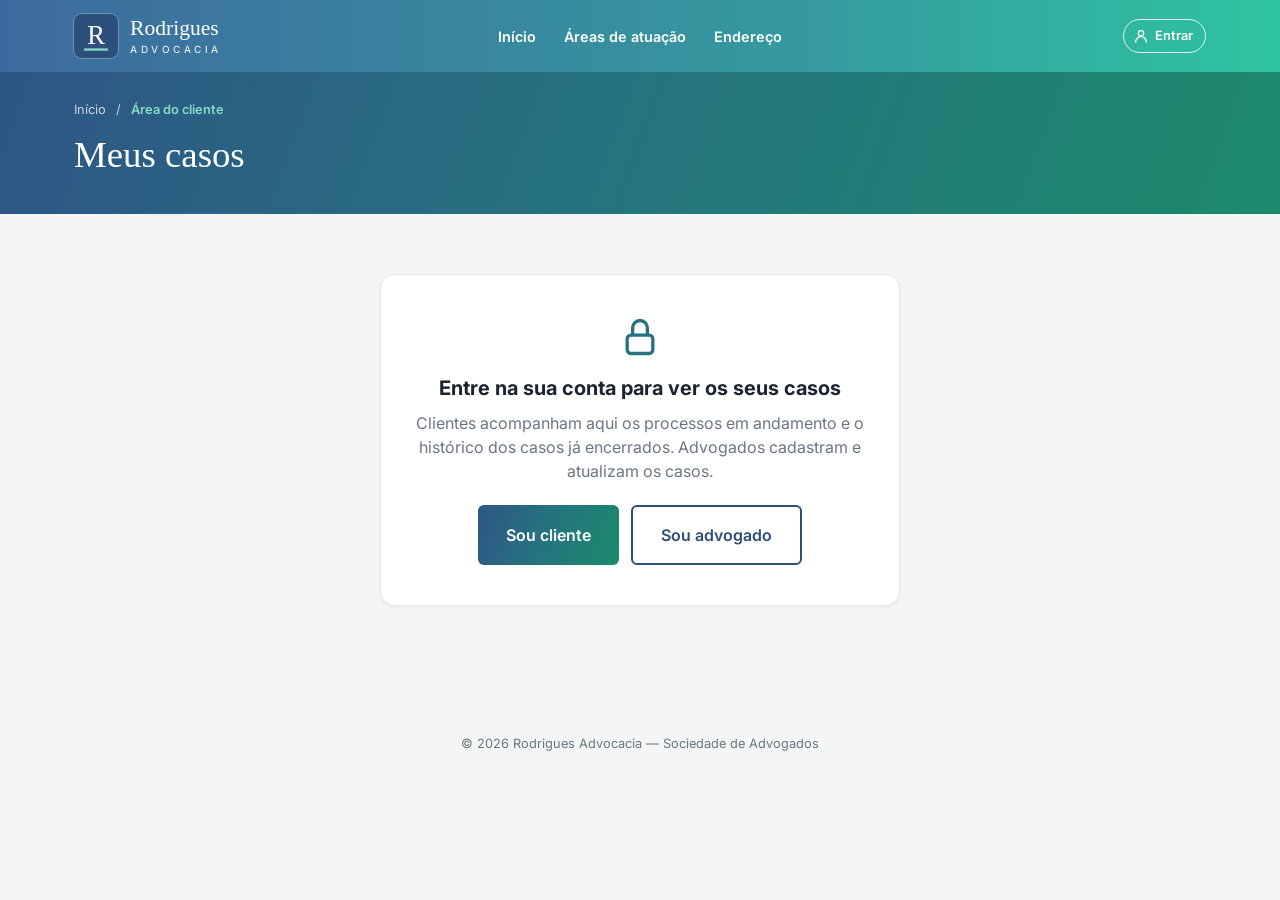
<file: area-do-cliente.html>
<!DOCTYPE html>
<html lang="pt-BR">
<head>
  <meta charset="UTF-8">
  <meta name="viewport" content="width=device-width, initial-scale=1.0">
  <title>Área restrita | Rodrigues Advocacia</title>
  <meta name="description" content="Área restrita da Rodrigues Advocacia para clientes e advogados.">
  <meta name="robots" content="noindex">

  <link rel="preconnect" href="https://fonts.googleapis.com">
  <link rel="preconnect" href="https://fonts.gstatic.com" crossorigin>
  <link href="https://fonts.googleapis.com/css2?family=Inter:wght@400;500;600;700;800&display=swap" rel="stylesheet">

  <link rel="icon" type="image/svg+xml" href="logo-icone.svg">
  <link rel="stylesheet" href="style.css?v=9">
</head>
<body>

  <header class="header" id="header">
    <div class="container header__inner">
      <a href="index.html" class="brand" aria-label="Rodrigues Advocacia - página inicial">
        <svg class="brand__logo" viewBox="0 0 48 48" aria-hidden="true">
          <rect width="48" height="48" rx="8" fill="#2c4f7c"/>
          <text x="24" y="33" text-anchor="middle" font-family="Georgia, 'Times New Roman', serif" font-size="29" fill="#ffffff">R</text>
          <rect x="11" y="37.5" width="26" height="2.5" fill="#86dcc6"/>
        </svg>
        <span class="brand__text">
          <strong>Rodrigues</strong>
          <small>Advocacia</small>
        </span>
      </a>

      <nav class="nav" id="nav" aria-label="Menu principal">
        <ul class="nav__list">
          <li><a href="index.html" class="nav__link">Início</a></li>
          <li><a href="index.html#areas" class="nav__link">Áreas de atuação</a></li>
          <li><a href="endereco.html" class="nav__link">Endereço</a></li>
        </ul>
      </nav>

      <div class="header__actions">
        <button type="button" class="login-btn" id="loginBtn" aria-haspopup="dialog" title="Área do cliente">
          <svg viewBox="0 0 24 24" aria-hidden="true"><circle cx="12" cy="8" r="4"/><path d="M4 21c0-4.4 3.6-8 8-8s8 3.6 8 8"/></svg>
          <span class="login-btn__label">Entrar</span>
        </button>
        <button class="menu-toggle" id="menuToggle" aria-label="Abrir menu" aria-expanded="false" aria-controls="nav">
          <span></span><span></span><span></span>
        </button>
      </div>
    </div>
  </header>

  <main>
    <section class="page-hero">
      <div class="container">
        <nav class="breadcrumb" aria-label="Você está em">
          <a href="index.html">Início</a> <span aria-hidden="true">/</span>
          <span aria-current="page" id="portalCrumb">Área do cliente</span>
        </nav>
        <h1 class="page-hero__title" id="portalTitle">Meus casos</h1>
      </div>
    </section>

    <section class="cases">
      <div class="container">

        <!-- Aparece quando a pessoa não está logada -->
        <div class="cases__locked" id="casesLocked" hidden>
          <svg viewBox="0 0 24 24" aria-hidden="true"><rect x="5" y="11" width="14" height="10" rx="2"/><path d="M8 11V7a4 4 0 0 1 8 0v4"/></svg>
          <h2>Entre na sua conta para ver os seus casos</h2>
          <p>Clientes acompanham aqui os processos em andamento e o histórico dos casos já encerrados. Advogados cadastram e atualizam os casos.</p>
          <div class="cases__locked-actions">
            <button type="button" class="btn btn--primary btn--lg" data-open-login="cliente">Sou cliente</button>
            <button type="button" class="btn btn--ghost btn--lg" data-open-login="advogado">Sou advogado</button>
          </div>
        </div>

        <!-- Aparece quando a pessoa está logada -->
        <div id="casesArea" hidden>
          <div class="cases__top">
            <div>
              <h2 class="cases__hello">Olá, <span id="casesName"></span> <span class="cases__role" id="casesRole"></span></h2>
              <p class="cases__summary" id="casesSummary"></p>
            </div>
            <button type="button" class="btn btn--primary" id="newCaseBtn" hidden>+ Novo caso</button>
          </div>

          <div class="cases__toolbar">
            <div class="cases__filters" role="tablist" aria-label="Filtrar casos">
              <button type="button" class="is-active" data-filter="todos">Todos</button>
              <button type="button" data-filter="andamento">Em andamento</button>
              <button type="button" data-filter="encerrado">Encerrados</button>
            </div>
            <input type="search" class="cases__search" id="casesSearch" placeholder="Buscar por cliente, título ou nº do processo" hidden>
          </div>

          <div class="cases__areas" id="casesAreas" hidden></div>

          <ul class="case-list" id="caseList"></ul>
          <p class="cases__empty" id="casesEmpty" hidden>Nenhum caso encontrado.</p>
        </div>

      </div>
    </section>
  </main>

  <footer class="footer">
    <div class="container">
      <p>&copy; <span id="year"></span> Rodrigues Advocacia — Sociedade de Advogados</p>
    </div>
  </footer>

  <script src="script.js?v=9"></script>
</body>
</html>
</file>
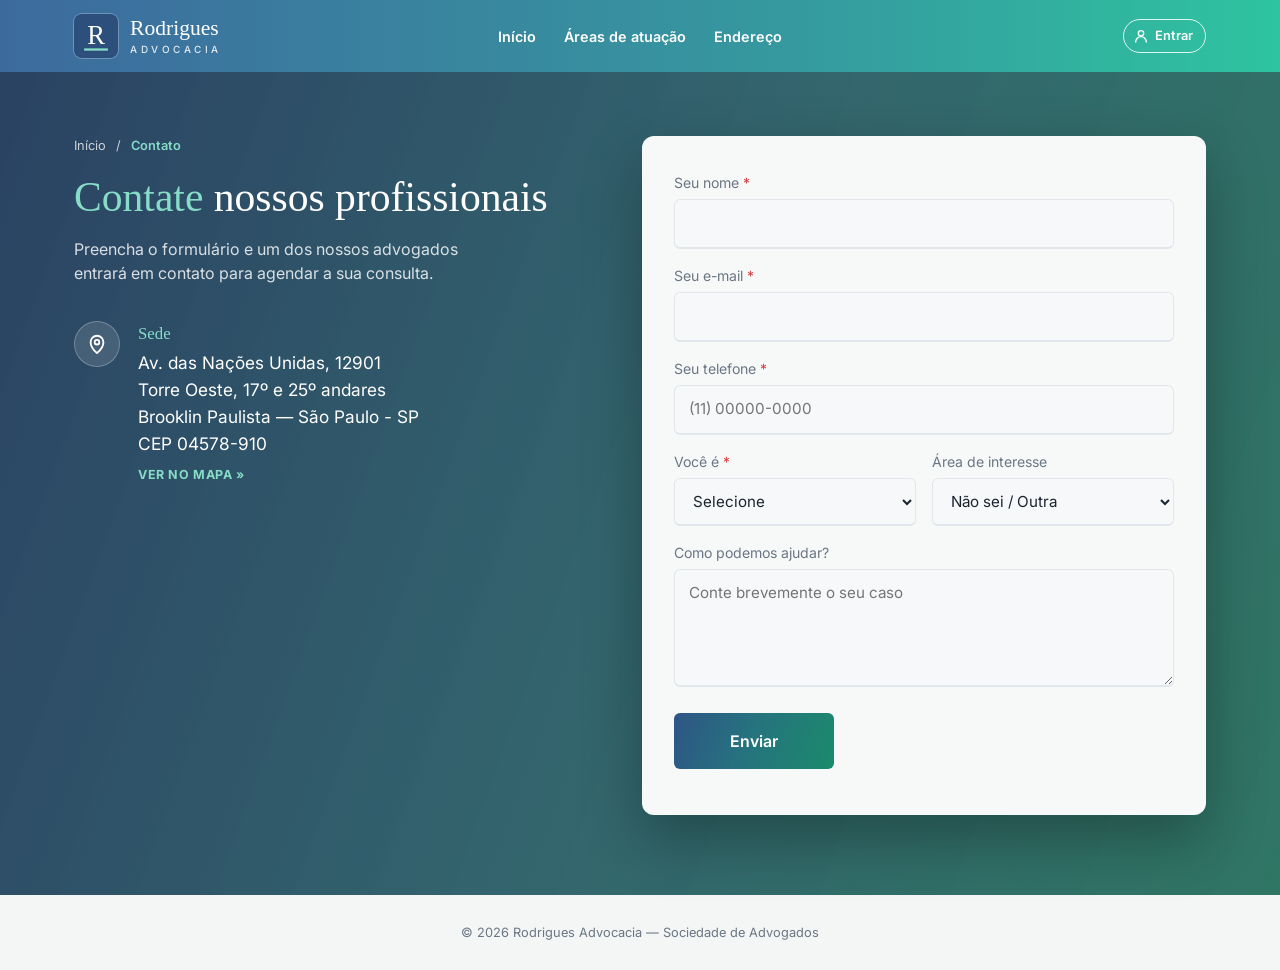
<file: contato.html>
<!DOCTYPE html>
<html lang="pt-BR">
<head>
  <meta charset="UTF-8">
  <meta name="viewport" content="width=device-width, initial-scale=1.0">
  <title>Contato | Rodrigues Advocacia</title>
  <meta name="description" content="Fale com os advogados da Rodrigues Advocacia e agende uma consulta. Avenida das Nações Unidas, 12901, Brooklin Paulista, São Paulo - SP.">

  <link rel="preconnect" href="https://fonts.googleapis.com">
  <link rel="preconnect" href="https://fonts.gstatic.com" crossorigin>
  <link href="https://fonts.googleapis.com/css2?family=Inter:wght@400;500;600;700;800&display=swap" rel="stylesheet">

  <link rel="icon" type="image/svg+xml" href="logo-icone.svg">
  <link rel="stylesheet" href="style.css?v=9">
</head>
<body>

  <header class="header" id="header">
    <div class="container header__inner">
      <a href="index.html" class="brand" aria-label="Rodrigues Advocacia - página inicial">
        <svg class="brand__logo" viewBox="0 0 48 48" aria-hidden="true">
          <rect width="48" height="48" rx="8" fill="#2c4f7c"/>
          <text x="24" y="33" text-anchor="middle" font-family="Georgia, 'Times New Roman', serif" font-size="29" fill="#ffffff">R</text>
          <rect x="11" y="37.5" width="26" height="2.5" fill="#86dcc6"/>
        </svg>
        <span class="brand__text">
          <strong>Rodrigues</strong>
          <small>Advocacia</small>
        </span>
      </a>

      <nav class="nav" id="nav" aria-label="Menu principal">
        <ul class="nav__list">
          <li><a href="index.html" class="nav__link">Início</a></li>
          <li><a href="index.html#areas" class="nav__link">Áreas de atuação</a></li>
          <li><a href="endereco.html" class="nav__link">Endereço</a></li>
        </ul>
      </nav>

      <div class="header__actions">
        <button type="button" class="login-btn" id="loginBtn" aria-haspopup="dialog" title="Área do cliente">
          <svg viewBox="0 0 24 24" aria-hidden="true"><circle cx="12" cy="8" r="4"/><path d="M4 21c0-4.4 3.6-8 8-8s8 3.6 8 8"/></svg>
          <span class="login-btn__label">Entrar</span>
        </button>
        <button class="menu-toggle" id="menuToggle" aria-label="Abrir menu" aria-expanded="false" aria-controls="nav">
          <span></span><span></span><span></span>
        </button>
      </div>
    </div>
  </header>

  <main>
    <section class="contact">
      <div class="container contact__grid">

        <!-- Informações -->
        <div class="contact__info reveal">
          <nav class="breadcrumb" aria-label="Você está em">
            <a href="index.html">Início</a> <span aria-hidden="true">/</span>
            <span aria-current="page">Contato</span>
          </nav>
          <h1 class="contact__title"><span>Contate</span> nossos profissionais</h1>
          <p class="contact__lead">Preencha o formulário e um dos nossos advogados entrará em contato para agendar a sua consulta.</p>

          <ul class="contact__list">
            <li>
              <svg viewBox="0 0 24 24" aria-hidden="true"><path d="M12 22s7-6.2 7-12a7 7 0 0 0-14 0c0 5.8 7 12 7 12z"/><circle cx="12" cy="10" r="2.5"/></svg>
              <div>
                <strong>Sede</strong>
                <span>Av. das Nações Unidas, 12901</span>
                <span>Torre Oeste, 17º e 25º andares</span>
                <span>Brooklin Paulista — São Paulo - SP</span>
                <span>CEP 04578-910</span>
                <a href="endereco.html" class="contact__map-link">Ver no mapa <span aria-hidden="true">»</span></a>
              </div>
            </li>
          </ul>
        </div>

        <!-- Formulário -->
        <div class="contact__card reveal" style="--delay: .1s">
          <form class="form" id="contactForm" novalidate>
            <div class="form__field">
              <label for="nome">Seu nome <span class="req" aria-hidden="true">*</span></label>
              <input type="text" id="nome" name="nome" autocomplete="name" required>
              <small class="form__error"></small>
            </div>

            <div class="form__field">
              <label for="email">Seu e-mail <span class="req" aria-hidden="true">*</span></label>
              <input type="email" id="email" name="email" autocomplete="email" required>
              <small class="form__error"></small>
            </div>

            <div class="form__field">
              <label for="telefone">Seu telefone <span class="req" aria-hidden="true">*</span></label>
              <input type="tel" id="telefone" name="telefone" autocomplete="tel" placeholder="(11) 00000-0000" required>
              <small class="form__error"></small>
            </div>

            <div class="form__row">
              <div class="form__field">
                <label for="perfil">Você é <span class="req" aria-hidden="true">*</span></label>
                <select id="perfil" name="perfil" required>
                  <option value="">Selecione</option>
                  <option value="pessoa-fisica">Pessoa física</option>
                  <option value="empresa">Empresa</option>
                </select>
                <small class="form__error"></small>
              </div>

              <div class="form__field">
                <label for="area">Área de interesse</label>
                <select id="area" name="area">
                  <option value="">Não sei / Outra</option>
                <option value="direito-tributario">Direito tributário</option>
                <option value="direito-trabalhista">Direito trabalhista</option>
                <option value="direito-civil">Direito civil</option>
                <option value="direito-empresarial">Direito empresarial</option>
                <option value="direito-previdenciario">Direito previdenciário</option>
                <option value="familia-e-sucessoes">Família e sucessões</option>
                <option value="direito-penal">Direito penal</option>
                <option value="direito-do-consumidor">Direito do consumidor</option>
                <option value="direito-imobiliario">Direito imobiliário</option>
                <option value="contencioso-de-grande-volume">Contencioso de grande volume</option>
                </select>
              </div>
            </div>

            <div class="form__field">
              <label for="mensagem">Como podemos ajudar?</label>
              <textarea id="mensagem" name="mensagem" rows="4" placeholder="Conte brevemente o seu caso"></textarea>
            </div>

            <button type="submit" class="btn btn--primary btn--lg form__submit">Enviar</button>
            <p class="form__status" role="status" aria-live="polite"></p>
          </form>
        </div>

      </div>
    </section>
  </main>

  <footer class="footer">
    <div class="container">
      <p>&copy; <span id="year"></span> Rodrigues Advocacia — Sociedade de Advogados</p>
    </div>
  </footer>

  <script src="script.js?v=9"></script>
</body>
</html>
</file>
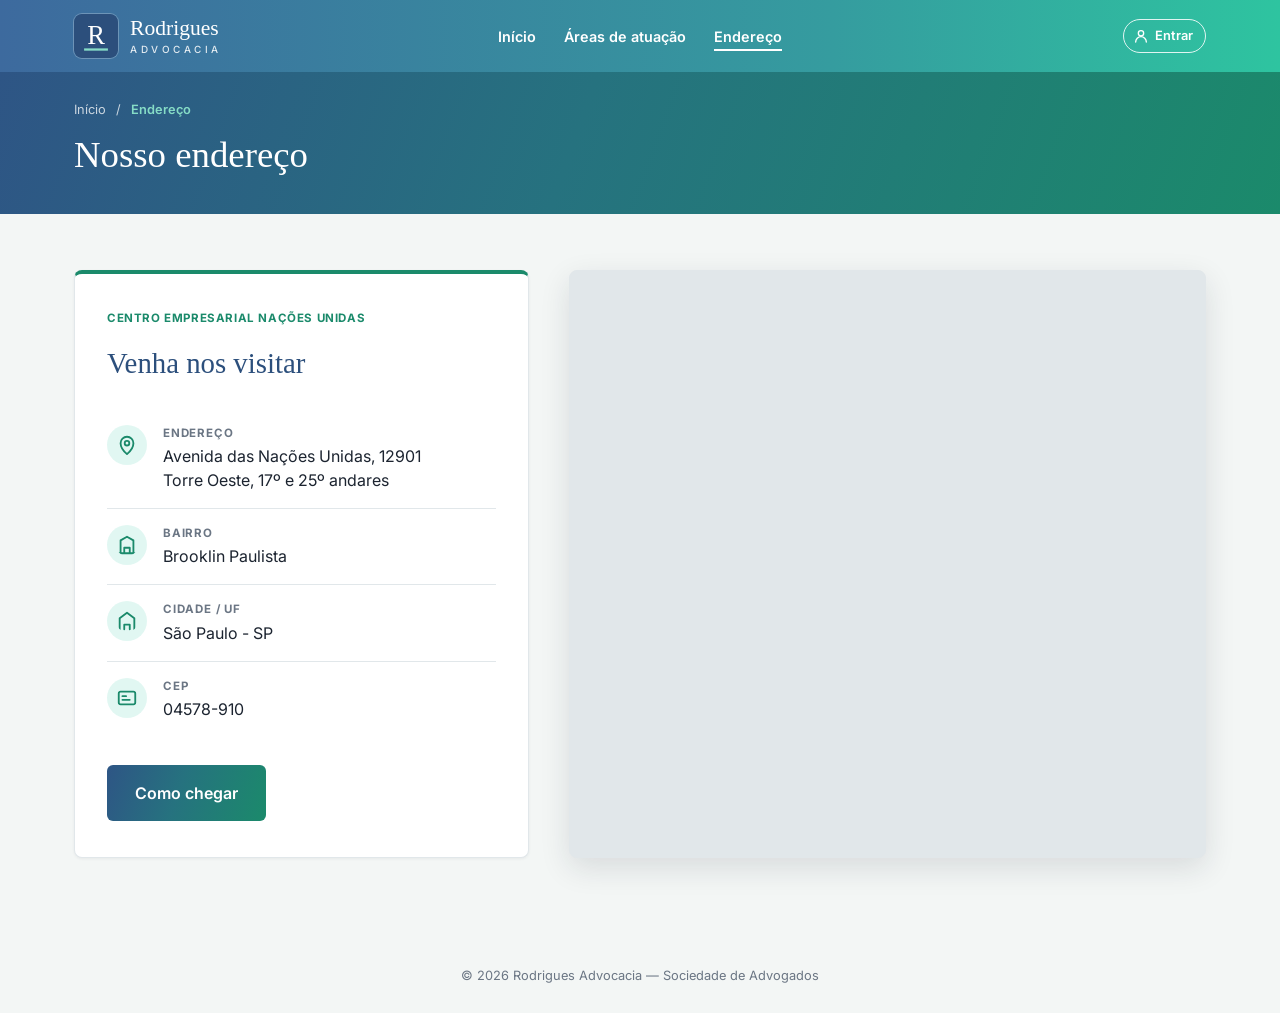
<file: endereco.html>
<!DOCTYPE html>
<html lang="pt-BR">
<head>
  <meta charset="UTF-8">
  <meta name="viewport" content="width=device-width, initial-scale=1.0">
  <title>Endereço | Rodrigues Advocacia</title>
  <meta name="description" content="Rodrigues Advocacia: Avenida das Nações Unidas, 12901, Torre Oeste, Centro Empresarial Nações Unidas, Brooklin Paulista, São Paulo - SP.">

  <link rel="preconnect" href="https://fonts.googleapis.com">
  <link rel="preconnect" href="https://fonts.gstatic.com" crossorigin>
  <link href="https://fonts.googleapis.com/css2?family=Inter:wght@400;500;600;700;800&display=swap" rel="stylesheet">

  <link rel="icon" type="image/svg+xml" href="logo-icone.svg">
  <link rel="stylesheet" href="style.css?v=9">
</head>
<body>

  <header class="header" id="header">
    <div class="container header__inner">
      <a href="index.html" class="brand" aria-label="Rodrigues Advocacia - página inicial">
        <svg class="brand__logo" viewBox="0 0 48 48" aria-hidden="true">
          <rect width="48" height="48" rx="8" fill="#2c4f7c"/>
          <text x="24" y="33" text-anchor="middle" font-family="Georgia, 'Times New Roman', serif" font-size="29" fill="#ffffff">R</text>
          <rect x="11" y="37.5" width="26" height="2.5" fill="#86dcc6"/>
        </svg>
        <span class="brand__text">
          <strong>Rodrigues</strong>
          <small>Advocacia</small>
        </span>
      </a>

      <nav class="nav" id="nav" aria-label="Menu principal">
        <ul class="nav__list">
          <li><a href="index.html" class="nav__link">Início</a></li>
          <li><a href="index.html#areas" class="nav__link">Áreas de atuação</a></li>
          <li><a href="endereco.html" class="nav__link is-active">Endereço</a></li>
        </ul>
      </nav>

      <div class="header__actions">
        <button type="button" class="login-btn" id="loginBtn" aria-haspopup="dialog" title="Área do cliente">
          <svg viewBox="0 0 24 24" aria-hidden="true"><circle cx="12" cy="8" r="4"/><path d="M4 21c0-4.4 3.6-8 8-8s8 3.6 8 8"/></svg>
          <span class="login-btn__label">Entrar</span>
        </button>
        <button class="menu-toggle" id="menuToggle" aria-label="Abrir menu" aria-expanded="false" aria-controls="nav">
          <span></span><span></span><span></span>
        </button>
      </div>
    </div>
  </header>

  <main>
    <section class="page-hero">
      <div class="container">
        <nav class="breadcrumb" aria-label="Você está em">
          <a href="index.html">Início</a> <span aria-hidden="true">/</span>
          <span aria-current="page">Endereço</span>
        </nav>
        <h1 class="page-hero__title">Nosso endereço</h1>
      </div>
    </section>

    <section class="address">
      <div class="container address__grid">

        <!-- Dados do endereço -->
        <div class="address-card reveal">
          <p class="eyebrow address-card__eyebrow">Centro Empresarial Nações Unidas</p>
          <h2 class="address-card__title">Venha nos visitar</h2>

          <ul class="address-card__list">
            <li>
              <svg viewBox="0 0 24 24" aria-hidden="true"><path d="M12 22s7-6.2 7-12a7 7 0 0 0-14 0c0 5.8 7 12 7 12z"/><circle cx="12" cy="10" r="2.5"/></svg>
              <div>
                <strong>Endereço</strong>
                <span>Avenida das Nações Unidas, 12901</span>
                <span>Torre Oeste, 17º e 25º andares</span>
              </div>
            </li>
            <li>
              <svg viewBox="0 0 24 24" aria-hidden="true"><path d="M3 21h18M5 21V7l7-4 7 4v14M9 21v-6h6v6"/></svg>
              <div>
                <strong>Bairro</strong>
                <span>Brooklin Paulista</span>
              </div>
            </li>
            <li>
              <svg viewBox="0 0 24 24" aria-hidden="true"><path d="M4 21V9l8-6 8 6v12"/><path d="M9 21v-5h6v5"/></svg>
              <div>
                <strong>Cidade / UF</strong>
                <span>São Paulo - SP</span>
              </div>
            </li>
            <li>
              <svg viewBox="0 0 24 24" aria-hidden="true"><rect x="3" y="5" width="18" height="14" rx="2"/><path d="M7 10h4M7 14h8"/></svg>
              <div>
                <strong>CEP</strong>
                <span>04578-910</span>
              </div>
            </li>
          </ul>

          <a href="https://www.google.com/maps/dir/?api=1&destination=Avenida%20das%20Na%C3%A7%C3%B5es%20Unidas%2C%2012901%20-%20Brooklin%20Paulista%2C%20S%C3%A3o%20Paulo%20-%20SP%2C%2004578-910" class="btn btn--primary btn--lg address-card__btn" target="_blank" rel="noopener">Como chegar</a>
        </div>

        <!-- Mapa -->
        <div class="map reveal" style="--delay: .1s">
          <iframe
            src="https://www.google.com/maps?q=Avenida%20das%20Na%C3%A7%C3%B5es%20Unidas%2C%2012901%20-%20Brooklin%20Paulista%2C%20S%C3%A3o%20Paulo%20-%20SP%2C%2004578-910&z=16&output=embed"
            title="Mapa com a localização da Rodrigues Advocacia"
            loading="lazy"
            referrerpolicy="no-referrer-when-downgrade"
            allowfullscreen></iframe>
        </div>

      </div>
    </section>
  </main>

  <footer class="footer">
    <div class="container">
      <p>&copy; <span id="year"></span> Rodrigues Advocacia — Sociedade de Advogados</p>
    </div>
  </footer>

  <script src="script.js?v=9"></script>
</body>
</html>
</file>
<file: style.css>
/* =========================================================
   Rodrigues Advocacia — estilos
   ========================================================= */

:root {
  /* Cores */
  --blue-900: #2c4f7c;
  --blue-700: #3a6fa5;
  --teal-600: #26727f;
  --teal-500: #2ec4a0;
  --green-700: #1b8a6b;
  --mint-300: #86dcc6;

  --bg: #f3f6f5;
  --surface: #ffffff;
  --text: #1c2430;
  --muted: #6b7684;
  --border: #e1e7ea;

  /* Gradientes */
  --grad-header: linear-gradient(90deg, #3d6a9e 0%, #359c9f 65%, #2ec4a0 100%);
  --grad-hero: linear-gradient(110deg, #2e5585 0%, #26727f 45%, #1b8a6b 100%);

  /* Layout */
  --container: 1180px;
  --radius: 8px;
  --shadow-sm: 0 1px 3px rgba(28, 36, 48, .06);
  --shadow-md: 0 10px 30px rgba(28, 36, 48, .12);
  --header-h: 72px;
}

/* ---------- Reset ---------- */
*, *::before, *::after { box-sizing: border-box; margin: 0; padding: 0; }
html { scroll-behavior: smooth; scroll-padding-top: var(--header-h); }
body {
  font-family: "Inter", system-ui, -apple-system, "Segoe UI", Roboto, sans-serif;
  background: var(--bg);
  color: var(--text);
  line-height: 1.5;
  -webkit-font-smoothing: antialiased;
}
a { color: inherit; text-decoration: none; }
ul { list-style: none; }
img, svg { display: block; }
button { font: inherit; cursor: pointer; border: 0; background: none; color: inherit; }
[hidden] { display: none !important; }

.container {
  width: 100%;
  max-width: var(--container);
  margin: 0 auto;
  padding: 0 24px;
}

/* ---------- Botões ---------- */
.btn {
  display: inline-flex;
  align-items: center;
  justify-content: center;
  padding: 11px 26px;
  border-radius: 6px;
  font-size: .85rem;
  font-weight: 600;
  transition: transform .2s, box-shadow .2s, background .2s;
  white-space: nowrap;
}
.btn--light { background: #fff; color: var(--blue-900); }
.btn--light:hover { transform: translateY(-2px); box-shadow: 0 6px 18px rgba(0,0,0,.18); }

/* =========================================================
   CABEÇALHO
   ========================================================= */
.header {
  position: sticky;
  top: 0;
  z-index: 100;
  background: var(--grad-header);
  color: #fff;
  transition: box-shadow .3s;
}
.header.is-scrolled { box-shadow: 0 4px 20px rgba(0,0,0,.18); }

.header__inner {
  height: var(--header-h);
  display: flex;
  align-items: center;
  justify-content: space-between;
  gap: 24px;
}

.brand { display: flex; align-items: center; gap: 12px; }
.brand__logo {
  width: 44px; height: 44px;
  flex-shrink: 0;
  border-radius: 8px;
  box-shadow: 0 0 0 1px rgba(255,255,255,.25);
}
.brand__text { display: flex; flex-direction: column; line-height: 1.1; }
.brand__text strong {
  font-family: Georgia, "Times New Roman", serif;
  font-size: 1.35rem;
  font-weight: 400;
}
.brand__text small {
  font-size: .62rem;
  font-weight: 500;
  letter-spacing: 3.5px;
  text-transform: uppercase;
  opacity: .85;
  margin-top: 3px;
}

.nav__list { display: flex; gap: 28px; }
.nav__link {
  position: relative;
  font-size: .9rem;
  font-weight: 600;
  padding: 6px 0;
}
.nav__link::after {
  content: "";
  position: absolute;
  left: 0; bottom: 0;
  width: 100%; height: 2px;
  background: #fff;
  transform: scaleX(0);
  transform-origin: left;
  transition: transform .25s;
}
.nav__link:hover::after,
.nav__link.is-active::after { transform: scaleX(1); }
.nav__cta { display: none; }

.header__actions { display: flex; align-items: center; gap: 20px; }

.icon-btn {
  width: 38px; height: 38px;
  border-radius: 50%;
  border: 2px solid rgba(255,255,255,.9);
  display: grid; place-items: center;
  transition: background .2s;
}
.icon-btn:hover { background: rgba(255,255,255,.15); }
.icon-btn svg {
  width: 18px; height: 18px;
  fill: none; stroke: #fff; stroke-width: 2; stroke-linecap: round;
}

/* Hambúrguer (mobile) */
.menu-toggle {
  display: none;
  width: 40px; height: 40px;
  flex-direction: column;
  align-items: center;
  justify-content: center;
  gap: 5px;
}
.menu-toggle span {
  width: 22px; height: 2px;
  background: #fff;
  border-radius: 2px;
  transition: transform .3s, opacity .3s;
}
.menu-toggle.is-open span:nth-child(1) { transform: translateY(7px) rotate(45deg); }
.menu-toggle.is-open span:nth-child(2) { opacity: 0; }
.menu-toggle.is-open span:nth-child(3) { transform: translateY(-7px) rotate(-45deg); }

/* =========================================================
   HERO
   ========================================================= */
.hero {
  background: var(--grad-hero);
  color: #fff;
  padding: 56px 0 64px;
}
.hero__inner {
  display: grid;
  grid-template-columns: 1.1fr 1fr;
  gap: 48px;
  align-items: center;
}

.eyebrow {
  font-size: .72rem;
  font-weight: 700;
  letter-spacing: .6px;
  text-transform: uppercase;
  color: var(--mint-300);
  margin-bottom: 14px;
}
.eyebrow span { margin: 0 6px; opacity: .7; }

.hero__title {
  font-size: clamp(1.6rem, 2.6vw, 2.1rem);
  font-weight: 700;
  line-height: 1.3;
  max-width: 520px;
  margin-bottom: 28px;
}

.hero__quote {
  font-style: italic;
  font-size: .95rem;
  line-height: 1.6;
  max-width: 460px;
  color: rgba(255,255,255,.85);
}

.hero__stats {
  justify-self: end;
  width: 100%;
  max-width: 520px;
  padding: 12px 32px;
  border-radius: 12px;
  background: rgba(255,255,255,.08);
  border: 1px solid rgba(255,255,255,.18);
  backdrop-filter: blur(6px);
  -webkit-backdrop-filter: blur(6px);
}
.hero__stat {
  display: flex;
  align-items: center;
  gap: 24px;
  padding: 16px 0;
}
.hero__stat + .hero__stat { border-top: 1px solid rgba(255,255,255,.18); }
.hero__stat strong {
  min-width: 56px;
  font-size: 1.3rem;
  font-weight: 700;
}
.hero__stat span { font-size: .78rem; color: rgba(255,255,255,.8); }

/* Texto só para leitores de tela / Google */
.sr-only {
  position: absolute;
  width: 1px; height: 1px;
  overflow: hidden;
  clip: rect(0 0 0 0);
  white-space: nowrap;
}

/* =========================================================
   CARROSSEL
   ========================================================= */
.carousel {
  position: relative;
  width: 100%;
  aspect-ratio: 16 / 10;
  min-height: 280px;
  border-radius: 12px;
  overflow: hidden;
  background: rgba(0,0,0,.2);
  box-shadow: 0 20px 40px rgba(0,0,0,.25);
}
.carousel__track { position: absolute; inset: 0; }

.carousel__slide {
  position: absolute;
  inset: 0;
  opacity: 0;
  visibility: hidden;
  transition: opacity .8s ease, visibility .8s;
}
.carousel__slide.is-active { opacity: 1; visibility: visible; }

.carousel__slide img {
  width: 100%; height: 100%;
  object-fit: cover;
  transform: scale(1.06);
  transition: transform 6s ease-out;
}
.carousel__slide.is-active img { transform: scale(1); }

/* Escurece a parte de baixo para o texto aparecer */
.carousel__slide::after {
  content: "";
  position: absolute;
  inset: 0;
  background: linear-gradient(180deg, rgba(20,40,60,0) 35%, rgba(20,40,60,.85) 100%);
}

.carousel__caption {
  position: absolute;
  left: 32px; right: 32px; bottom: 44px;
  z-index: 1;
}
.carousel__caption .eyebrow { display: block; margin-bottom: 8px; }
.carousel__caption strong {
  display: block;
  max-width: 460px;
  font-size: clamp(1.25rem, 2.2vw, 1.7rem);
  font-weight: 700;
  line-height: 1.25;
}

.carousel__arrow {
  position: absolute;
  top: 50%;
  z-index: 2;
  width: 42px; height: 42px;
  margin-top: -21px;
  display: grid; place-items: center;
  border-radius: 50%;
  background: rgba(255,255,255,.18);
  border: 1px solid rgba(255,255,255,.35);
  backdrop-filter: blur(4px);
  -webkit-backdrop-filter: blur(4px);
  opacity: 0;
  transition: opacity .25s, background .2s;
}
.carousel__arrow--prev { left: 16px; }
.carousel__arrow--next { right: 16px; }
.carousel:hover .carousel__arrow,
.carousel__arrow:focus-visible { opacity: 1; }
.carousel__arrow:hover { background: rgba(255,255,255,.32); }
.carousel__arrow svg {
  width: 20px; height: 20px;
  fill: none; stroke: #fff; stroke-width: 2.5;
  stroke-linecap: round; stroke-linejoin: round;
}

.carousel__dots {
  position: absolute;
  left: 32px; bottom: 20px;
  z-index: 2;
  display: flex;
  gap: 8px;
}
.carousel__dot {
  width: 10px; height: 10px;
  border-radius: 999px;
  background: rgba(255,255,255,.45);
  transition: width .3s, background .3s;
}
.carousel__dot.is-active { width: 28px; background: var(--mint-300); }

/* No celular as setas ficam sempre visíveis */
@media (hover: none) {
  .carousel__arrow { opacity: 1; }
}

/* =========================================================
   ÁREAS DE ATUAÇÃO
   ========================================================= */
.areas { padding: 64px 0 72px; }

.section-title { text-align: center; margin-bottom: 48px; }
.section-title h2 {
  font-size: clamp(1.5rem, 2.4vw, 1.9rem);
  font-weight: 700;
  margin-bottom: 14px;
}
.section-title__divider {
  display: flex;
  align-items: center;
  justify-content: center;
  gap: 14px;
  margin-bottom: 8px;
}
.section-title__divider .line {
  width: 140px; height: 2px;
  background: var(--green-700);
  opacity: .7;
}
.scale-icon {
  width: 24px; height: 24px;
  fill: none; stroke: var(--green-700); stroke-width: 2;
  stroke-linecap: round; stroke-linejoin: round;
}
.section-title p { font-size: .85rem; color: var(--muted); }

/* Cards */
.cards {
  display: grid;
  grid-template-columns: repeat(4, 1fr);
  gap: 24px;
  margin-bottom: 40px;
}
.card {
  background: var(--surface);
  border-radius: var(--radius);
  overflow: hidden;
  border: 1px solid var(--border);
  box-shadow: var(--shadow-sm);
  transition: transform .3s, box-shadow .3s;
}
.card:hover { transform: translateY(-6px); box-shadow: var(--shadow-md); }

.card__media {
  height: 140px;
  display: grid;
  place-items: center;
}
.card__media svg {
  width: 56px; height: 56px;
  fill: none; stroke: #fff; stroke-width: 2.2;
  stroke-linecap: round; stroke-linejoin: round;
  transition: transform .3s;
}
.card:hover .card__media svg { transform: scale(1.1); }

.card__media--1 { background: linear-gradient(135deg, #2ec4a0 0%, #1b8a6b 100%); }
.card__media--2 { background: linear-gradient(90deg, #3a6fa5 0%, #2c4f7c 100%); }
.card__media--3 { background: linear-gradient(90deg, #3a6fa5 0%, #2ec4a0 100%); }
.card__media--4 { background: linear-gradient(90deg, #86dcc6 0%, #3a6fa5 100%); }

.card__body { padding: 18px 24px 20px; }
.card__body h3 { font-size: 1rem; font-weight: 700; margin-bottom: 4px; }
.card__link {
  font-size: .7rem;
  font-weight: 700;
  letter-spacing: .5px;
  text-transform: uppercase;
  color: var(--green-700);
  transition: letter-spacing .2s;
}
.card__link:hover { letter-spacing: 1px; }

/* Lista de áreas */
.area-list {
  display: grid;
  grid-template-columns: repeat(3, 1fr);
  gap: 16px 24px;
}
.area-item a {
  display: block;
  padding: 14px 18px;
  font-size: .88rem;
  background: var(--surface);
  border: 1px solid var(--border);
  border-left: 4px solid var(--accent);
  border-radius: 6px;
  transition: transform .2s, box-shadow .2s, color .2s;
}
.area-item a:hover {
  transform: translateX(4px);
  box-shadow: var(--shadow-sm);
  color: var(--accent);
}
.area-item--green { --accent: #2ec4a0; }
.area-item--blue  { --accent: #3a6fa5; }
.area-item--mint  { --accent: #86dcc6; }
.area-item--mint a:hover { color: var(--green-700); }

/* =========================================================
   NÚMEROS
   ========================================================= */
.numbers {
  background: var(--grad-hero);
  color: #fff;
  padding: 36px 0;
}
.numbers__inner {
  display: grid;
  grid-template-columns: repeat(3, 1fr);
}
.numbers__item {
  text-align: center;
  padding: 12px 16px;
}
.numbers__item + .numbers__item { border-left: 1px solid rgba(255,255,255,.2); }
.numbers__item strong {
  display: block;
  font-size: clamp(1.6rem, 2.6vw, 2rem);
  font-weight: 700;
  margin-bottom: 8px;
}
.numbers__item span { font-size: .78rem; color: rgba(255,255,255,.8); }

/* =========================================================
   BOTÕES EXTRAS
   ========================================================= */
.btn--lg { padding: 16px 28px; font-size: 1rem; gap: 10px; }
.btn--primary {
  background: var(--grad-hero);
  color: #fff;
}
.btn--primary:hover { transform: translateY(-2px); box-shadow: 0 10px 24px rgba(27,138,107,.35); }
.btn--ghost {
  border: 2px solid var(--blue-900);
  color: var(--blue-900);
}
.btn--ghost:hover { background: var(--blue-900); color: #fff; }

/* =========================================================
   PÁGINAS DAS ÁREAS
   ========================================================= */
.page-hero {
  background: var(--grad-hero);
  color: #fff;
  padding: 28px 0 32px;
}
.breadcrumb { font-size: .8rem; color: rgba(255,255,255,.75); }
.breadcrumb a:hover { color: #fff; text-decoration: underline; }
.breadcrumb span[aria-hidden] { margin: 0 6px; }
.breadcrumb [aria-current] { color: var(--mint-300); font-weight: 600; }
.page-hero__title {
  margin-top: 8px;
  font-family: Georgia, "Times New Roman", serif;
  font-size: clamp(1.6rem, 3vw, 2.3rem);
  font-weight: 400;
}

.area-detail { padding: 56px 0 80px; }
.area-detail__grid {
  display: grid;
  grid-template-columns: minmax(0, 5fr) minmax(0, 7fr);
  gap: 56px;
  align-items: start;
}

/* Foto com moldura deslocada (estilo do exemplo) */
.area-media {
  position: relative;
  margin: 0 18px 18px 0;
}
.area-media::before {
  content: "";
  position: absolute;
  inset: 18px -18px -18px 18px;
  border-right: 6px solid var(--green-700);
  border-bottom: 6px solid var(--green-700);
  border-radius: 4px;
}
.area-media img {
  position: relative;
  width: 100%;
  aspect-ratio: 4 / 3;
  object-fit: cover;
  border-radius: 4px;
  background: var(--border);
}

/* Lista lateral de outras áreas */
.other-areas {
  margin-top: 48px;
  background: var(--surface);
  border: 1px solid var(--border);
  border-radius: var(--radius);
  padding: 22px 24px;
}
.other-areas__title {
  font-size: .75rem;
  font-weight: 700;
  letter-spacing: 1px;
  text-transform: uppercase;
  color: var(--green-700);
  margin-bottom: 10px;
}
.other-areas li + li { border-top: 1px solid var(--border); }
.other-areas a {
  display: flex;
  align-items: center;
  justify-content: space-between;
  gap: 8px;
  padding: 10px 0;
  font-size: .9rem;
  transition: color .2s, padding .2s;
}
.other-areas a:hover { color: var(--green-700); padding-left: 6px; }
.other-areas a.is-current { color: var(--blue-900); font-weight: 700; }
.tag {
  font-size: .62rem;
  font-weight: 700;
  letter-spacing: .5px;
  text-transform: uppercase;
  color: #fff;
  background: var(--green-700);
  padding: 3px 8px;
  border-radius: 999px;
}

/* Conteúdo */
.area-content { color: #4a5563; font-size: 1.02rem; line-height: 1.75; }
.area-content p + p,
.area-content p + ul,
.area-content ul + p { margin-top: 16px; }
.area-content__title {
  font-family: Georgia, "Times New Roman", serif;
  font-weight: 400;
  font-size: clamp(1.6rem, 2.8vw, 2.2rem);
  line-height: 1.25;
  color: var(--blue-900);
  padding-left: 18px;
  border-left: 4px solid var(--green-700);
  margin-bottom: 28px;
}
.area-content h2 {
  font-family: Georgia, "Times New Roman", serif;
  font-weight: 400;
  font-size: 1.45rem;
  color: var(--text);
  margin: 40px 0 16px;
}

.badge {
  display: inline-block;
  margin-bottom: 14px;
  padding: 6px 14px;
  border-radius: 999px;
  background: rgba(46,196,160,.15);
  color: var(--green-700);
  font-size: .75rem;
  font-weight: 700;
  letter-spacing: .5px;
  text-transform: uppercase;
}


.check-list li,
.law-list li {
  position: relative;
  padding-left: 30px;
  margin-bottom: 10px;
}
.check-list li::before {
  content: "";
  position: absolute;
  left: 0; top: 6px;
  width: 18px; height: 18px;
  border-radius: 50%;
  background: var(--teal-500) url("data:image/svg+xml,%3Csvg xmlns='http://www.w3.org/2000/svg' viewBox='0 0 24 24' fill='none' stroke='white' stroke-width='3.5' stroke-linecap='round' stroke-linejoin='round'%3E%3Cpath d='M6 12l4 4 8-8'/%3E%3C/svg%3E") center / 12px no-repeat;
}
.law-list li::before {
  content: "§";
  position: absolute;
  left: 2px; top: 0;
  font-family: Georgia, serif;
  font-weight: 700;
  color: var(--blue-700);
}


.cta {
  display: flex;
  flex-wrap: wrap;
  gap: 14px;
  margin-top: 40px;
}
.cta .btn--primary { min-width: 280px; }


/* =========================================================
   PÁGINA INICIAL — cards com foto e destaque do foco
   ========================================================= */
.section-title__lead {
  max-width: 620px;
  margin: 14px auto 0;
  font-size: 1rem !important;
  color: var(--text) !important;
}
.section-title__lead strong { color: var(--green-700); }

.card { position: relative; }
.card__media { position: relative; overflow: hidden; height: 170px; }
.card__media img {
  width: 100%; height: 100%;
  object-fit: cover;
  transition: transform .5s;
}
.card:hover .card__media img { transform: scale(1.06); }
.card__badge {
  position: absolute;
  top: 12px; left: 12px;
  padding: 5px 12px;
  border-radius: 999px;
  background: var(--green-700);
  color: #fff;
  font-size: .65rem;
  font-weight: 700;
  letter-spacing: .6px;
  text-transform: uppercase;
}
.card--focus { border: 2px solid var(--green-700); }
.card__body h3 a::after { content: ""; position: absolute; inset: 0; }
.card__desc { font-size: .82rem; color: var(--muted); margin: 2px 0 8px; }

/* =========================================================
   PÁGINA DE ENDEREÇO
   ========================================================= */
.address { padding: 56px 0 80px; }
.address__grid {
  display: grid;
  grid-template-columns: minmax(0, 5fr) minmax(0, 7fr);
  gap: 40px;
  align-items: stretch;
}
.address-card {
  background: var(--surface);
  border: 1px solid var(--border);
  border-top: 4px solid var(--green-700);
  border-radius: var(--radius);
  padding: 36px 32px;
  box-shadow: var(--shadow-sm);
  display: flex;
  flex-direction: column;
}
.address-card__eyebrow { color: var(--green-700); }
.address-card__title {
  font-family: Georgia, "Times New Roman", serif;
  font-weight: 400;
  font-size: 1.8rem;
  color: var(--blue-900);
  margin-bottom: 24px;
}
.address-card__list li {
  display: flex;
  gap: 16px;
  padding: 16px 0;
}
.address-card__list li + li { border-top: 1px solid var(--border); }
.address-card__list svg {
  flex-shrink: 0;
  width: 40px; height: 40px;
  padding: 9px;
  border-radius: 50%;
  background: rgba(46,196,160,.14);
  fill: none; stroke: var(--green-700); stroke-width: 2;
  stroke-linecap: round; stroke-linejoin: round;
}
.address-card__list strong {
  display: block;
  font-size: .72rem;
  letter-spacing: .8px;
  text-transform: uppercase;
  color: var(--muted);
  margin-bottom: 2px;
}
.address-card__list span { display: block; font-size: 1rem; color: var(--text); }
.address-card__btn { margin-top: auto; align-self: flex-start; }
.address-card__list + .address-card__btn { margin-top: 28px; }

.map {
  min-height: 460px;
  border-radius: var(--radius);
  overflow: hidden;
  border: 1px solid var(--border);
  box-shadow: var(--shadow-md);
  background: var(--border);
}
.map iframe { width: 100%; height: 100%; min-height: 460px; border: 0; display: block; }

/* =========================================================
   PÁGINA DE CONTATO
   ========================================================= */
.contact {
  position: relative;
  padding: 64px 0 80px;
  color: #fff;
  background:
    linear-gradient(110deg, rgba(30,55,90,.94) 0%, rgba(30,85,95,.9) 50%, rgba(20,100,80,.88) 100%),
    url("https://images.unsplash.com/photo-1454165804606-c3d57bc86b40?w=1800&q=70&auto=format&fit=crop") center / cover no-repeat;
}
.contact__grid {
  display: grid;
  grid-template-columns: minmax(0, 1fr) minmax(0, 1.1fr);
  gap: 56px;
  align-items: start;
}
.contact__title {
  margin: 18px 0 14px;
  font-family: Georgia, "Times New Roman", serif;
  font-weight: 400;
  font-size: clamp(1.9rem, 3.4vw, 2.6rem);
  line-height: 1.2;
}
.contact__title span { color: var(--mint-300); }
.contact__lead { color: rgba(255,255,255,.82); max-width: 440px; margin-bottom: 36px; }

.contact__list li { display: flex; gap: 18px; }
.contact__list li + li { margin-top: 30px; }
.contact__list svg {
  flex-shrink: 0;
  width: 46px; height: 46px;
  padding: 11px;
  border-radius: 50%;
  background: rgba(255,255,255,.12);
  border: 1px solid rgba(255,255,255,.25);
  fill: none; stroke: #fff; stroke-width: 2;
  stroke-linecap: round; stroke-linejoin: round;
}
.contact__list strong {
  display: block;
  font-family: Georgia, "Times New Roman", serif;
  font-weight: 400;
  font-size: 1.05rem;
  color: var(--mint-300);
  margin-bottom: 4px;
}
.contact__list span,
.contact__list a { display: block; font-size: 1.08rem; line-height: 1.55; }
.contact__list .contact__map-link span { display: inline; font-size: inherit; }
.contact__list .contact__map-link {
  margin-top: 8px;
  font-size: .78rem;
  font-weight: 700;
  letter-spacing: .6px;
  text-transform: uppercase;
  color: var(--mint-300);
}
.contact__list .contact__map-link:hover { text-decoration: underline; }

/* Card do formulário */
.contact__card {
  position: relative;
  background: rgba(255,255,255,.96);
  color: var(--text);
  border-radius: 12px;
  padding: 36px 32px 32px;
  box-shadow: 0 24px 60px rgba(0,0,0,.3);
}

.form__field { margin-bottom: 16px; }
.form__row { display: grid; grid-template-columns: 1fr 1fr; gap: 16px; }
.form label {
  display: block;
  font-size: .88rem;
  color: var(--muted);
  margin-bottom: 6px;
}
.form .req { color: #d43c3c; }
.form input,
.form select,
.form textarea {
  width: 100%;
  font: inherit;
  font-size: .95rem;
  color: var(--text);
  background: #f6f8f9;
  border: 1px solid var(--border);
  border-bottom: 2px solid var(--border);
  border-radius: 6px;
  padding: 12px 14px;
  transition: border-color .2s, background .2s, box-shadow .2s;
}
.form textarea { resize: vertical; min-height: 110px; }
.form input:focus,
.form select:focus,
.form textarea:focus {
  outline: none;
  background: #fff;
  border-color: var(--green-700);
  box-shadow: 0 0 0 3px rgba(46,196,160,.2);
}
.form .is-invalid { border-color: #d43c3c; background: #fff6f6; }
.form__error { display: block; min-height: 0; font-size: .78rem; color: #d43c3c; margin-top: 4px; }
.form__error:empty { display: none; }
.form__submit { min-width: 160px; margin-top: 4px; }
.form__submit[disabled] { opacity: .7; cursor: wait; }
.form__status { margin-top: 14px; font-size: .9rem; }
.form__status.is-success { color: var(--green-700); font-weight: 600; }
.form__status.is-error { color: #d43c3c; }

/* =========================================================
   RODAPÉ
   ========================================================= */
.footer {
  padding: 28px 0;
  text-align: center;
  font-size: .8rem;
  color: var(--muted);
}

/* =========================================================
   ANIMAÇÃO DE ENTRADA (só ativa com JS)
   ========================================================= */
.js .reveal {
  opacity: 0;
  transform: translateY(24px);
  transition: opacity .7s ease, transform .7s ease;
  transition-delay: var(--delay, 0s);
}
.js .reveal.is-visible { opacity: 1; transform: none; }

/* No celular e tablet, o conteúdo aparece sempre, sem depender da animação */
@media (max-width: 860px) {
  .js .reveal { opacity: 1; transform: none; transition: none; }
}

@media (prefers-reduced-motion: reduce) {
  html { scroll-behavior: auto; }
  .js .reveal { opacity: 1; transform: none; transition: none; }
  * { transition: none !important; }
}

/* =========================================================
   RESPONSIVO
   ========================================================= */
@media (max-width: 1024px) {
  .cards { grid-template-columns: repeat(2, 1fr); }
  .hero__inner { grid-template-columns: 1fr; gap: 36px; }
  .hero__stats { justify-self: start; }
}

@media (max-width: 860px) {
  .menu-toggle { display: flex; }
  .header__cta { display: none; }

  .nav {
    position: absolute;
    top: var(--header-h);
    left: 0; right: 0;
    background: var(--grad-header);
    padding: 8px 24px 24px;
    box-shadow: 0 12px 24px rgba(0,0,0,.15);
    opacity: 0;
    visibility: hidden;
    transform: translateY(-10px);
    transition: opacity .25s, transform .25s, visibility .25s;
  }
  .nav.is-open { opacity: 1; visibility: visible; transform: none; }
  .nav__list { flex-direction: column; gap: 0; }
  .nav__link {
    display: block;
    padding: 14px 0;
    border-bottom: 1px solid rgba(255,255,255,.15);
  }
  .nav__link::after { display: none; }
  .nav__cta { display: flex; width: 100%; margin-top: 20px; }

  .area-list { grid-template-columns: repeat(2, 1fr); }

  .area-detail__grid { grid-template-columns: 1fr; gap: 40px; }
  .address__grid { grid-template-columns: 1fr; }
  .contact__grid { grid-template-columns: 1fr; gap: 40px; }
  .map, .map iframe { min-height: 360px; }
  .other-areas { display: none; }
}

@media (max-width: 560px) {
  .container { padding: 0 16px; }
  .brand__logo { width: 38px; height: 38px; }
  .brand__text strong { font-size: 1.15rem; }
  .header__actions { gap: 10px; }

  .hero { padding: 40px 0 48px; }
  .hero__stats { padding: 8px 20px; }

  .area-detail { padding: 36px 0 56px; }
  .address { padding: 32px 0 56px; }
  .contact { padding: 40px 0 56px; }
  .contact__card { padding: 28px 20px 24px; }
  .form__row { grid-template-columns: 1fr; gap: 0; }
  .form__submit { width: 100%; }
  .address-card { padding: 28px 22px; }
  .address-card__btn { align-self: stretch; }

  .carousel { aspect-ratio: 4 / 5; }
  .carousel__caption { left: 20px; right: 20px; }
  .carousel__dots { left: 20px; }
  .carousel__arrow { top: 28px; margin-top: 0; width: 36px; height: 36px; }

  .section-title__divider .line { width: 70px; }

  .cards,
  .area-list { grid-template-columns: 1fr; }

  .numbers__inner { grid-template-columns: 1fr; }
  .numbers__item + .numbers__item {
    border-left: 0;
    border-top: 1px solid rgba(255,255,255,.2);
  }
}

/* =========================================================
   LOGIN DE USUÁRIO (botão no topo + janela)
   ========================================================= */
.login-btn {
  display: inline-flex; align-items: center; gap: 6px;
  height: 34px; padding: 0 12px 0 9px;
  border: 1.5px solid rgba(255,255,255,.85);
  border-radius: 999px;
  color: #fff; font-size: .8rem; font-weight: 600;
  background: transparent; cursor: pointer;
  transition: background .2s;
  white-space: nowrap; position: relative;
}
.login-btn:hover { background: rgba(255,255,255,.15); }
.login-btn svg { width: 16px; height: 16px; fill: none; stroke: #fff; stroke-width: 2; stroke-linecap: round; }
.login-btn.is-logged { background: rgba(255,255,255,.18); }

.user-menu {
  position: absolute; top: calc(100% + 8px); right: 0;
  min-width: 200px; padding: 8px;
  background: #fff; color: #1d2b3a;
  border-radius: 10px; box-shadow: 0 12px 30px rgba(0,0,0,.2);
  font-size: .85rem; text-align: left; z-index: 120;
}
.user-menu[hidden] { display: none; }
.user-menu__who { padding: 8px 10px 10px; border-bottom: 1px solid #e6ebf1; margin-bottom: 6px; }
.user-menu__who strong { display: block; }
.user-menu__who small { color: #667586; word-break: break-all; }
.user-menu button { width: 100%; text-align: left; padding: 8px 10px; border-radius: 6px; cursor: pointer; color: inherit; font: inherit; }
.user-menu button:hover { background: #f0f4f8; }

.auth-modal {
  position: fixed; inset: 0; z-index: 200;
  display: grid; place-items: center; padding: 16px;
  background: rgba(15, 28, 45, .55);
}
.auth-modal[hidden] { display: none; }
.auth-modal__box {
  position: relative; width: 100%; max-width: 380px;
  background: #fff; color: #1d2b3a;
  border-radius: 14px; padding: 28px 24px 24px;
  box-shadow: 0 24px 60px rgba(0,0,0,.3);
}
.auth-modal__close {
  position: absolute; top: 10px; right: 12px;
  width: 32px; height: 32px; border-radius: 50%;
  font-size: 1.4rem; line-height: 1; color: #667586; cursor: pointer;
}
.auth-modal__close:hover { background: #f0f4f8; }
.auth-modal h2 { font-size: 1.25rem; margin: 0 0 4px; }
.auth-modal__sub { color: #667586; font-size: .85rem; margin: 0 0 18px; }
.auth-tabs { display: flex; gap: 4px; background: #f0f4f8; padding: 4px; border-radius: 8px; margin-bottom: 18px; }
.auth-tabs button { flex: 1; padding: 8px; border-radius: 6px; font: inherit; font-size: .85rem; font-weight: 600; color: #667586; cursor: pointer; }
.auth-tabs button.is-active { background: #fff; color: #1d2b3a; box-shadow: 0 1px 3px rgba(0,0,0,.1); }
.auth-form label { display: block; font-size: .8rem; font-weight: 600; margin-bottom: 5px; }
.auth-form input {
  width: 100%; height: 42px; padding: 0 12px; margin-bottom: 14px;
  border: 1.5px solid #d5dde6; border-radius: 8px; font: inherit; font-size: .9rem;
}
.auth-form input:focus { outline: none; border-color: #3d6a9e; box-shadow: 0 0 0 3px rgba(61,106,158,.15); }
.auth-form [data-only="signup"][hidden] { display: none; }
.auth-form__submit {
  width: 100%; height: 44px; border-radius: 8px; cursor: pointer;
  background: var(--grad-header); color: #fff; font: inherit; font-weight: 700;
}
.auth-form__submit:disabled { opacity: .6; cursor: wait; }
.auth-form__msg { min-height: 1.2em; margin: 0 0 10px; font-size: .82rem; }
.auth-form__msg.is-error { color: #c0392b; }
.auth-form__msg.is-success { color: #1e8a5a; }

@media (max-width: 560px) {
  .login-btn { padding: 0; width: 34px; justify-content: center; }
  .login-btn__label { display: none; }
}

/* Itens extras da janela de login */
.auth-form__links { display: flex; justify-content: space-between; gap: 10px; flex-wrap: wrap; margin-top: 14px; font-size: .8rem; }
.auth-form__links a { color: #3d6a9e; }
.auth-form__links a:hover { text-decoration: underline; }
.auth-form__links [hidden] { display: none; }
.auth-form__note { margin-top: 14px; font-size: .78rem; color: #667586; }
.auth-form__note[hidden], .auth-form__demo[hidden] { display: none; }
.auth-form__demo { margin-top: 14px; padding: 8px 10px; border-radius: 6px; background: #fff8e6; color: #7a5b00; font-size: .76rem; }
.auth-form__demo code { font-size: .76rem; font-weight: 600; }
.auth-form select, .auth-form textarea {
  width: 100%; padding: 10px 12px; margin-bottom: 14px;
  border: 1.5px solid #d5dde6; border-radius: 8px; font: inherit; font-size: .9rem; background: #fff;
}
.auth-form select { height: 42px; padding: 0 10px; }
.auth-form textarea { resize: vertical; }
.auth-form select:focus, .auth-form textarea:focus { outline: none; border-color: #3d6a9e; box-shadow: 0 0 0 3px rgba(61,106,158,.15); }
.auth-modal__box--wide { max-width: 560px; max-height: calc(100vh - 32px); overflow-y: auto; }
.case-form__row { display: grid; grid-template-columns: 1fr 1fr; gap: 12px; }
.case-form__hint { margin: -8px 0 14px; font-size: .74rem; color: #667586; }
.user-menu__link { display: block; padding: 8px 10px; border-radius: 6px; font-weight: 600; color: var(--blue-900); }
.user-menu__link:hover { background: #f0f4f8; }
.user-menu__role {
  display: inline-block; margin-top: 6px; padding: 2px 8px; border-radius: 999px;
  background: rgba(46,196,160,.15); color: var(--green-700); font-size: .68rem; font-weight: 700; text-transform: uppercase; letter-spacing: .4px;
}

/* =========================================================
   ÁREA RESTRITA — casos
   ========================================================= */
.cases { padding: 40px 0 80px; min-height: 50vh; }
.cases__locked {
  max-width: 520px; margin: 20px auto; text-align: center;
  background: var(--surface); border: 1px solid var(--border); border-radius: 14px;
  padding: 40px 28px; box-shadow: var(--shadow-sm);
}
.cases__locked[hidden], #casesArea[hidden] { display: none; }
.cases__locked svg { width: 44px; height: 44px; margin: 0 auto 14px; fill: none; stroke: var(--teal-600); stroke-width: 1.8; }
.cases__locked h2 { font-size: 1.25rem; margin-bottom: 8px; }
.cases__locked p { color: var(--muted); margin-bottom: 22px; }
.cases__locked-actions { display: flex; gap: 12px; justify-content: center; flex-wrap: wrap; }

.cases__top { display: flex; justify-content: space-between; align-items: flex-end; gap: 16px; flex-wrap: wrap; margin-bottom: 18px; }
.cases__hello { font-size: 1.4rem; display: flex; align-items: center; gap: 10px; flex-wrap: wrap; }
.cases__role {
  font-size: .68rem; font-weight: 700; text-transform: uppercase; letter-spacing: .5px;
  padding: 3px 10px; border-radius: 999px; background: rgba(46,196,160,.15); color: var(--green-700);
}
.cases__summary { color: var(--muted); font-size: .9rem; margin-top: 4px; }
.cases__summary.is-error { color: #c0392b; }
.cases__toolbar { display: flex; justify-content: space-between; gap: 12px; flex-wrap: wrap; margin-bottom: 18px; }
.cases__filters { display: flex; gap: 4px; background: #e8eef0; padding: 4px; border-radius: 8px; }
.cases__filters button { padding: 8px 14px; border-radius: 6px; font-size: .85rem; font-weight: 600; color: var(--muted); }
.cases__filters button.is-active { background: #fff; color: var(--text); box-shadow: var(--shadow-sm); }
.cases__search {
  flex: 1; min-width: 220px; max-width: 380px; height: 40px; padding: 0 14px;
  border: 1.5px solid var(--border); border-radius: 8px; font: inherit; font-size: .88rem; background: #fff;
}
.cases__search[hidden] { display: none; }
.cases__search:focus { outline: none; border-color: #3d6a9e; }
.cases__demo {
  margin-bottom: 18px; padding: 12px 16px; border-radius: 8px;
  background: #fff8e6; border: 1px solid #f3dfa6; color: #6b5200; font-size: .85rem;
}
.cases__demo[hidden], .cases__empty[hidden] { display: none; }
.cases__empty { text-align: center; color: var(--muted); padding: 40px 0; }

.case-list { display: grid; gap: 12px; }
.case { background: var(--surface); border: 1px solid var(--border); border-radius: 12px; box-shadow: var(--shadow-sm); overflow: hidden; }
.case summary {
  list-style: none; cursor: pointer; display: flex; justify-content: space-between; gap: 16px;
  padding: 18px 20px; align-items: center;
}
.case summary::-webkit-details-marker { display: none; }
.case summary:hover { background: #fafcfc; }
.case__main { display: flex; flex-direction: column; gap: 3px; min-width: 0; }
.case__area { font-size: .7rem; font-weight: 700; text-transform: uppercase; letter-spacing: .5px; color: var(--teal-600); }
.case__title { font-size: 1.02rem; }
.case__num, .case__client { font-size: .8rem; color: var(--muted); }
.case__client { color: var(--blue-900); font-weight: 600; }
.case__side { display: flex; flex-direction: column; align-items: flex-end; gap: 6px; flex-shrink: 0; }
.case__status { font-size: .72rem; font-weight: 700; padding: 4px 10px; border-radius: 999px; }
.case__status--open { background: rgba(46,196,160,.15); color: var(--green-700); }
.case__status--closed { background: #eceff3; color: #5b6573; }
.case__dates { font-size: .78rem; color: var(--muted); }
.case__side::after {
  content: ""; width: 8px; height: 8px; border-right: 2px solid var(--muted); border-bottom: 2px solid var(--muted);
  transform: rotate(45deg); transition: transform .2s; margin-top: 2px;
}
.case details[open] .case__side::after { transform: rotate(-135deg); }
.case__body { padding: 0 20px 20px; border-top: 1px solid var(--border); padding-top: 16px; font-size: .9rem; }
.case__body > p:first-child { color: #3a4552; margin-bottom: 14px; }
.case__info { display: flex; gap: 28px; flex-wrap: wrap; margin-bottom: 16px; }
.case__info dt { font-size: .72rem; color: var(--muted); }
.case__info dd { font-weight: 600; }
.case__steps-title { font-size: .78rem; font-weight: 700; text-transform: uppercase; letter-spacing: .5px; color: var(--muted); margin-bottom: 10px; }
.case__steps { list-style: none; border-left: 2px solid var(--mint-300); margin-left: 6px; }
.case__steps li { position: relative; padding: 0 0 14px 18px; display: flex; flex-direction: column; }
.case__steps li::before {
  content: ""; position: absolute; left: -6px; top: 4px; width: 10px; height: 10px;
  border-radius: 50%; background: #fff; border: 2px solid var(--teal-500);
}
.case__steps li:first-child::before { background: var(--teal-500); }
.case__steps time { font-size: .75rem; color: var(--muted); font-weight: 600; }
.case__no-steps { color: var(--muted); font-size: .85rem; margin-bottom: 12px; }
.case__add-step { display: flex; gap: 8px; margin: 6px 0 12px; flex-wrap: wrap; }
.case__add-step input {
  height: 40px; padding: 0 12px; border: 1.5px solid var(--border); border-radius: 8px; font: inherit; font-size: .86rem;
}
.case__add-step input[type="text"] { flex: 1; min-width: 200px; }
.case__add-step input:focus { outline: none; border-color: #3d6a9e; }
.case__add-step .btn, .case__edit { height: 40px; padding: 0 16px; }

@media (max-width: 560px) {
  .cases { padding: 28px 0 56px; }
  .case summary { padding: 16px; align-items: flex-start; }
  .case__body { padding: 14px 16px 16px; }
  .case-form__row { grid-template-columns: 1fr; gap: 0; }
  .cases__filters { width: 100%; }
  .cases__filters button { flex: 1; padding: 8px 6px; }
  .cases__search { max-width: none; }
  #newCaseBtn { width: 100%; }
}

/* Destaque por área do direito */
.case { border-left: 5px solid var(--area, var(--teal-600)); }
.case__area {
  align-self: flex-start;
  color: #fff; background: var(--area, var(--teal-600));
  padding: 3px 9px; border-radius: 999px; margin-bottom: 4px;
}
.cases__areas { display: flex; flex-wrap: wrap; gap: 8px; align-items: center; margin-bottom: 18px; }
.cases__areas-label { font-size: .78rem; font-weight: 700; color: var(--muted); text-transform: uppercase; letter-spacing: .4px; margin-right: 4px; }
.area-chip {
  display: inline-flex; align-items: center; gap: 7px;
  padding: 6px 12px; border-radius: 999px; font-size: .8rem; font-weight: 600;
  background: #fff; border: 1.5px solid var(--border); color: var(--text);
  transition: border-color .2s, background .2s;
}
.area-chip i { width: 10px; height: 10px; border-radius: 50%; background: var(--area); }
.area-chip b { font-size: .72rem; color: var(--muted); }
.area-chip:hover { border-color: var(--area, var(--blue-900)); }
.area-chip.is-active { background: var(--area, var(--blue-900)); border-color: var(--area, var(--blue-900)); color: #fff; }
.area-chip.is-active i { background: #fff; }
.area-chip.is-active b { color: rgba(255,255,255,.85); }

/* Ações do advogado no caso */
.case__actions { display: flex; gap: 8px; flex-wrap: wrap; }
.case__delete { height: 40px; padding: 0 16px; border: 2px solid #e3b4b4; color: #b23a3a; background: #fff; }
.case__delete:hover { background: #fdf1f1; border-color: #b23a3a; }
.case__delete.is-confirm { background: #b23a3a; border-color: #b23a3a; color: #fff; }

/* Menu sempre no centro exato do cabeçalho (computador) */
@media (min-width: 861px) {
  .header__inner { display: grid; grid-template-columns: 1fr auto 1fr; }
  .header__actions { justify-self: end; }
}
</file>
